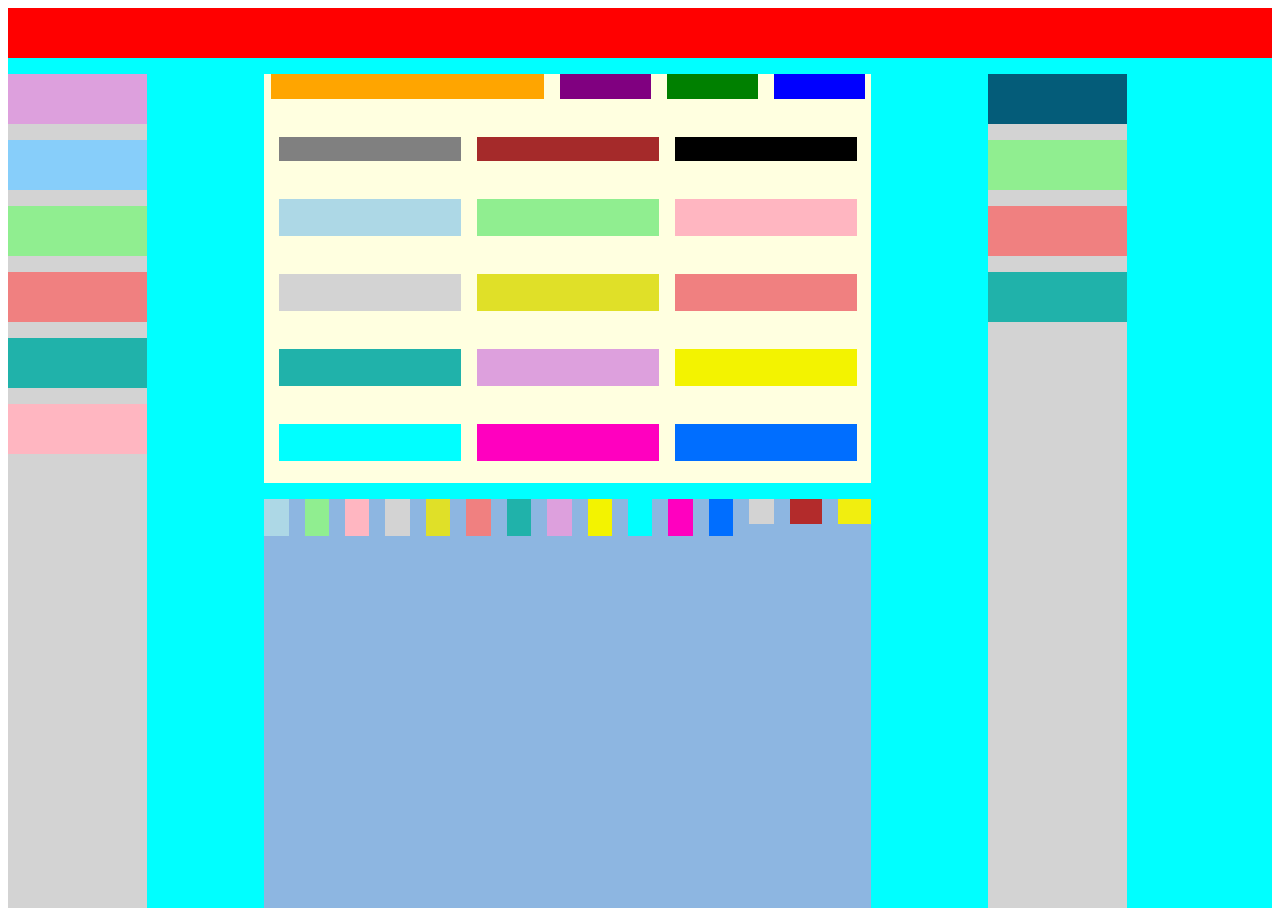
<file: exercice2_flex.html>
<!DOCTYPE html>
<html lang="en">
<head>
    <meta charset="UTF-8">
    <meta name="viewport" content="width=device-width, initial-scale=1.0">
    <link rel="stylesheet" href="css/exercice2.css">
    <title>Document</title>
</head>
<body>
    
<div class="main">
    <div class="container-nav">

    </div>
    <div class="conteneur-centre">
        
        <!-- Colonne gauche -->
        <div class="col_gauche">
            <div class="menu-top"></div>
            <div class="dashbord"></div>
            <div class="activity"></div>
            <div class="kanban"></div>
            <div class="reporting"></div>
            <div class="parameter"></div>
        </div>

        <!-- Colonne du milieu (les 2 gros rectangles empilés) -->
        <div class="milieu">
            <div class="gros_retangle">
                <div class="header"></div>
        <div class="statistics1"></div>
        <div class="statistics2"></div>
        <div class="statistics3"></div>
        <div class="a_faire"></div>
        <div class="en_cours"></div>
        <div class="finish"></div>
        <div class="tache1"></div>
        <div class="tache5"></div>
        <div class="tache9"></div>
        <div class="tache2"></div>
        <div class="tache6"></div>
        <div class="tache10"></div>
        <div class="tache3"></div>
        <div class="tache"></div>
        <div class="tache11"></div>
        <div class="tache4"></div>
        <div class="tache8"></div>
        <div class="tache12"></div>
            </div>

            <div class="gros_retangle2">
               <div class="rect1"></div>
        <div class="rect2"></div>
        <div class="rect3"></div>
        <div class="rect4"></div>
        <div class="rect5"></div>
        <div class="rect6"></div>
        <div class="rect7"></div>
        <div class="rect8"></div>
        <div class="rect9"></div>
        <div class="rect10"></div>
        <div class="rect11"></div>
        <div class="rect12"></div>
        <div class="jambon"></div>
        <div class="beurre"></div>
        <div class="haut"></div>
            </div>
        </div>

        <!-- Colonne droite -->
        <div class="col_droite">
            <div class="profil"></div>
            <div class="widget1"></div>
            <div class="widget2"></div>
            <div class="widget3"></div>
        </div>
    </div>
</div>


</body>
</html>
</file>
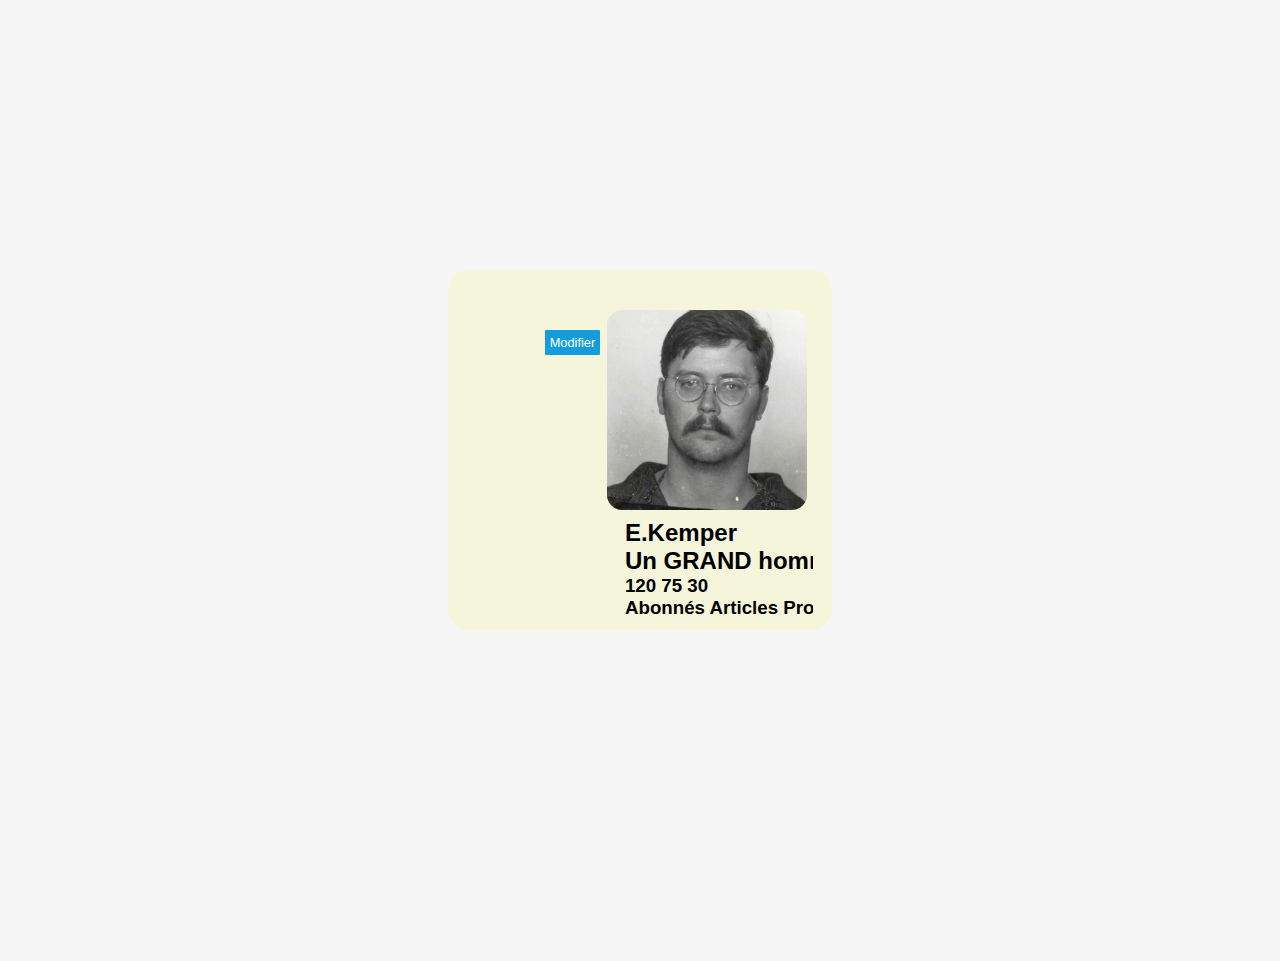
<file: exercicecarte.html>
<!DOCTYPE html>
<html lang="en">
<head>
    <meta charset="UTF-8">
    <meta name="viewport" content="width=device-width, initial-scale=1.0">
    <link rel="stylesheet" href="css/exercicecarte.css">
    <title>Document</title>
</head>
<body>

     <div class="button1">
        <p>Modifier</p>
    </div>

    <div class="container">
    <div class="flex-overflow">
         <div class="container-relative overflow">
        <img src="img/Image collée (3).png" alt="Une autruche dans un champs de blé">
        <div class="title-product">
            <h2>E.Kemper</h2>
            <h2>Un GRAND homme.</h2>
            <h3>120 75 30</h3>
            <h3>Abonnés Articles Projets</h3>
        </div>
    </div>

    </div>
    </div>
    </div>
    
</body>
</html>
</file>
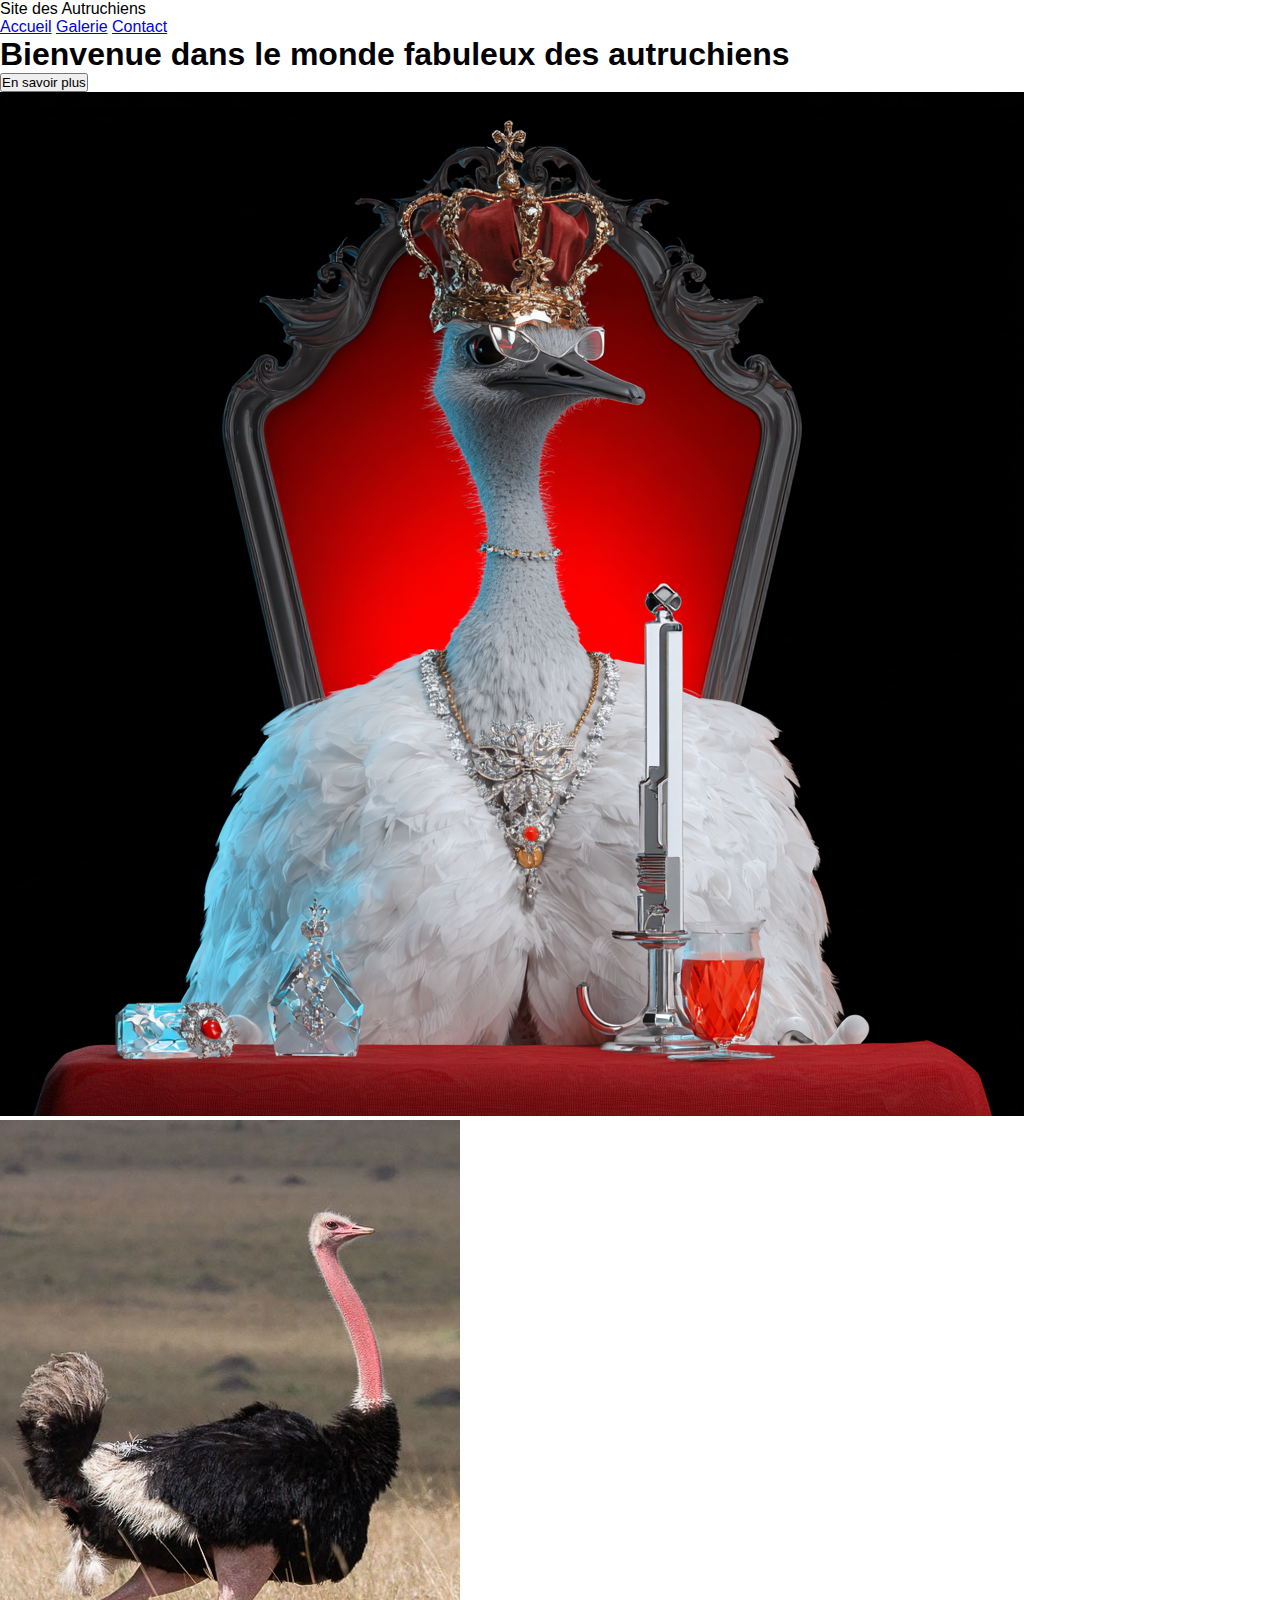
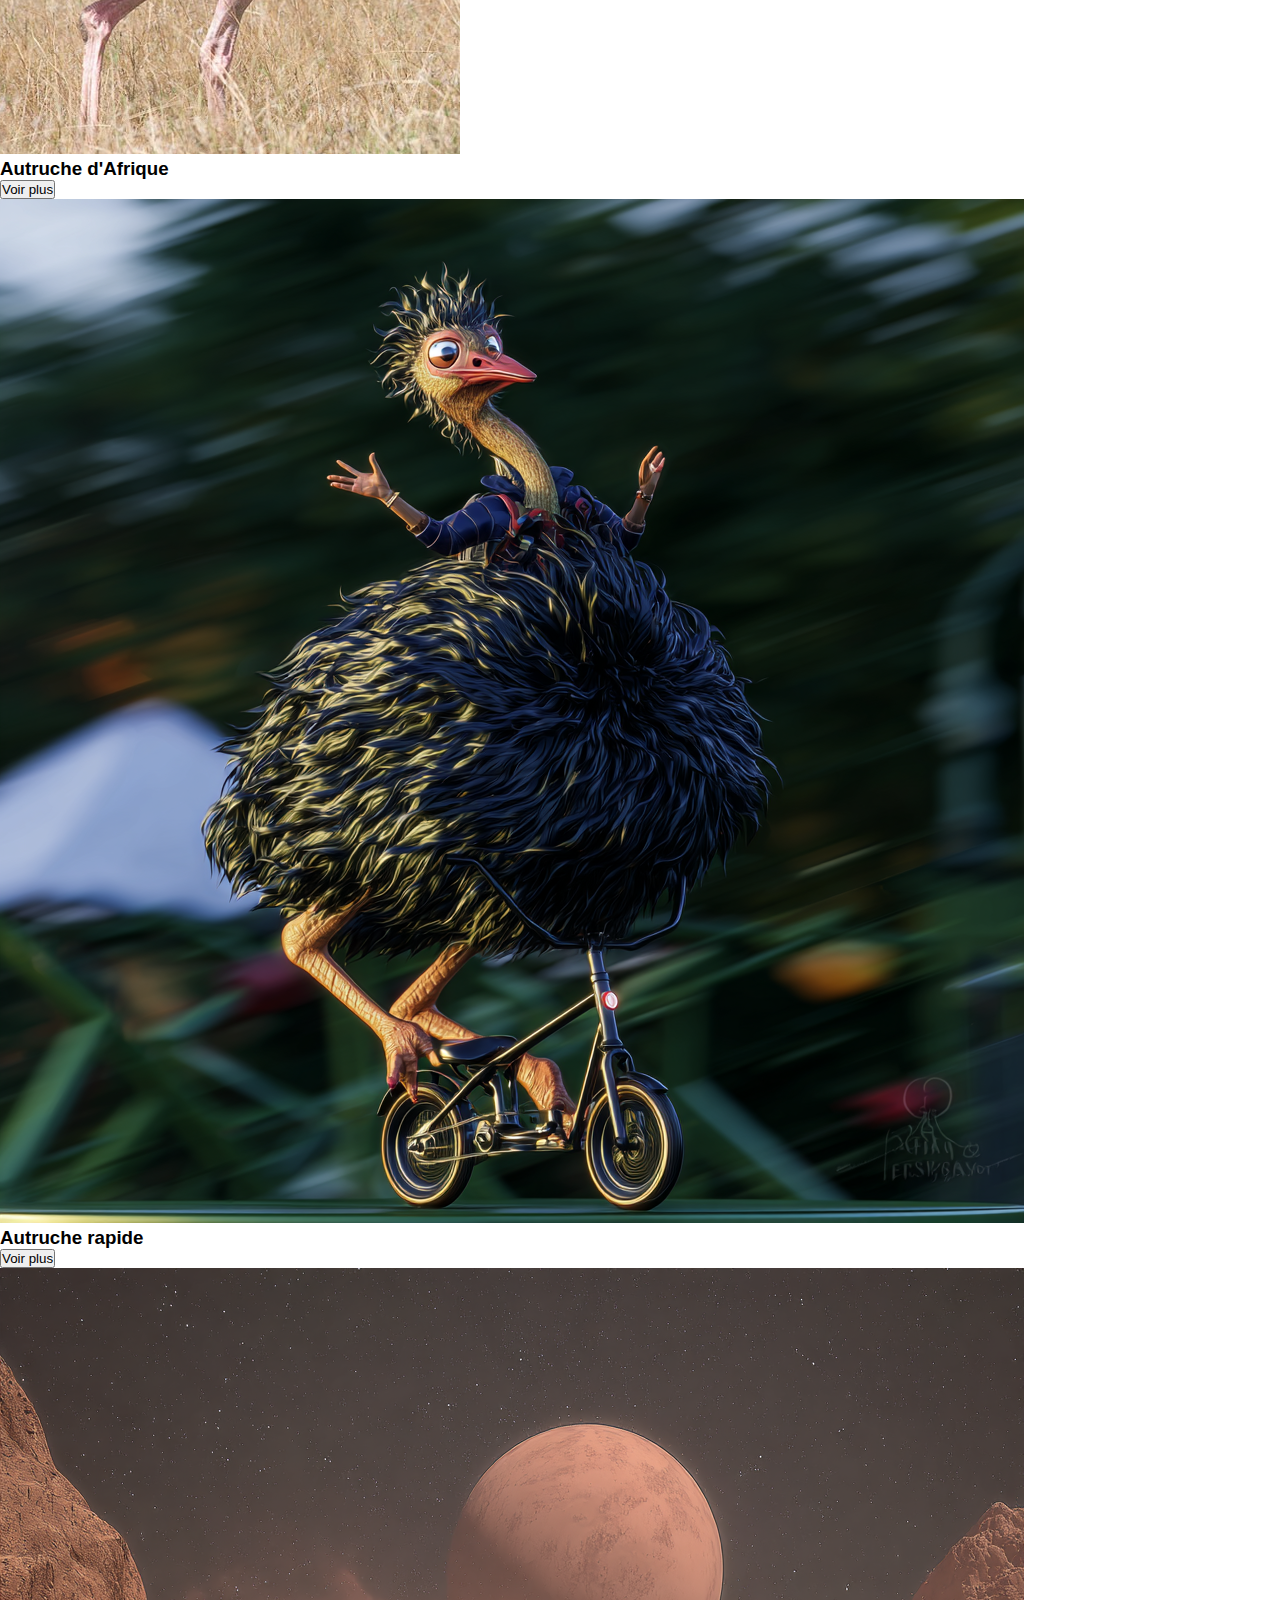
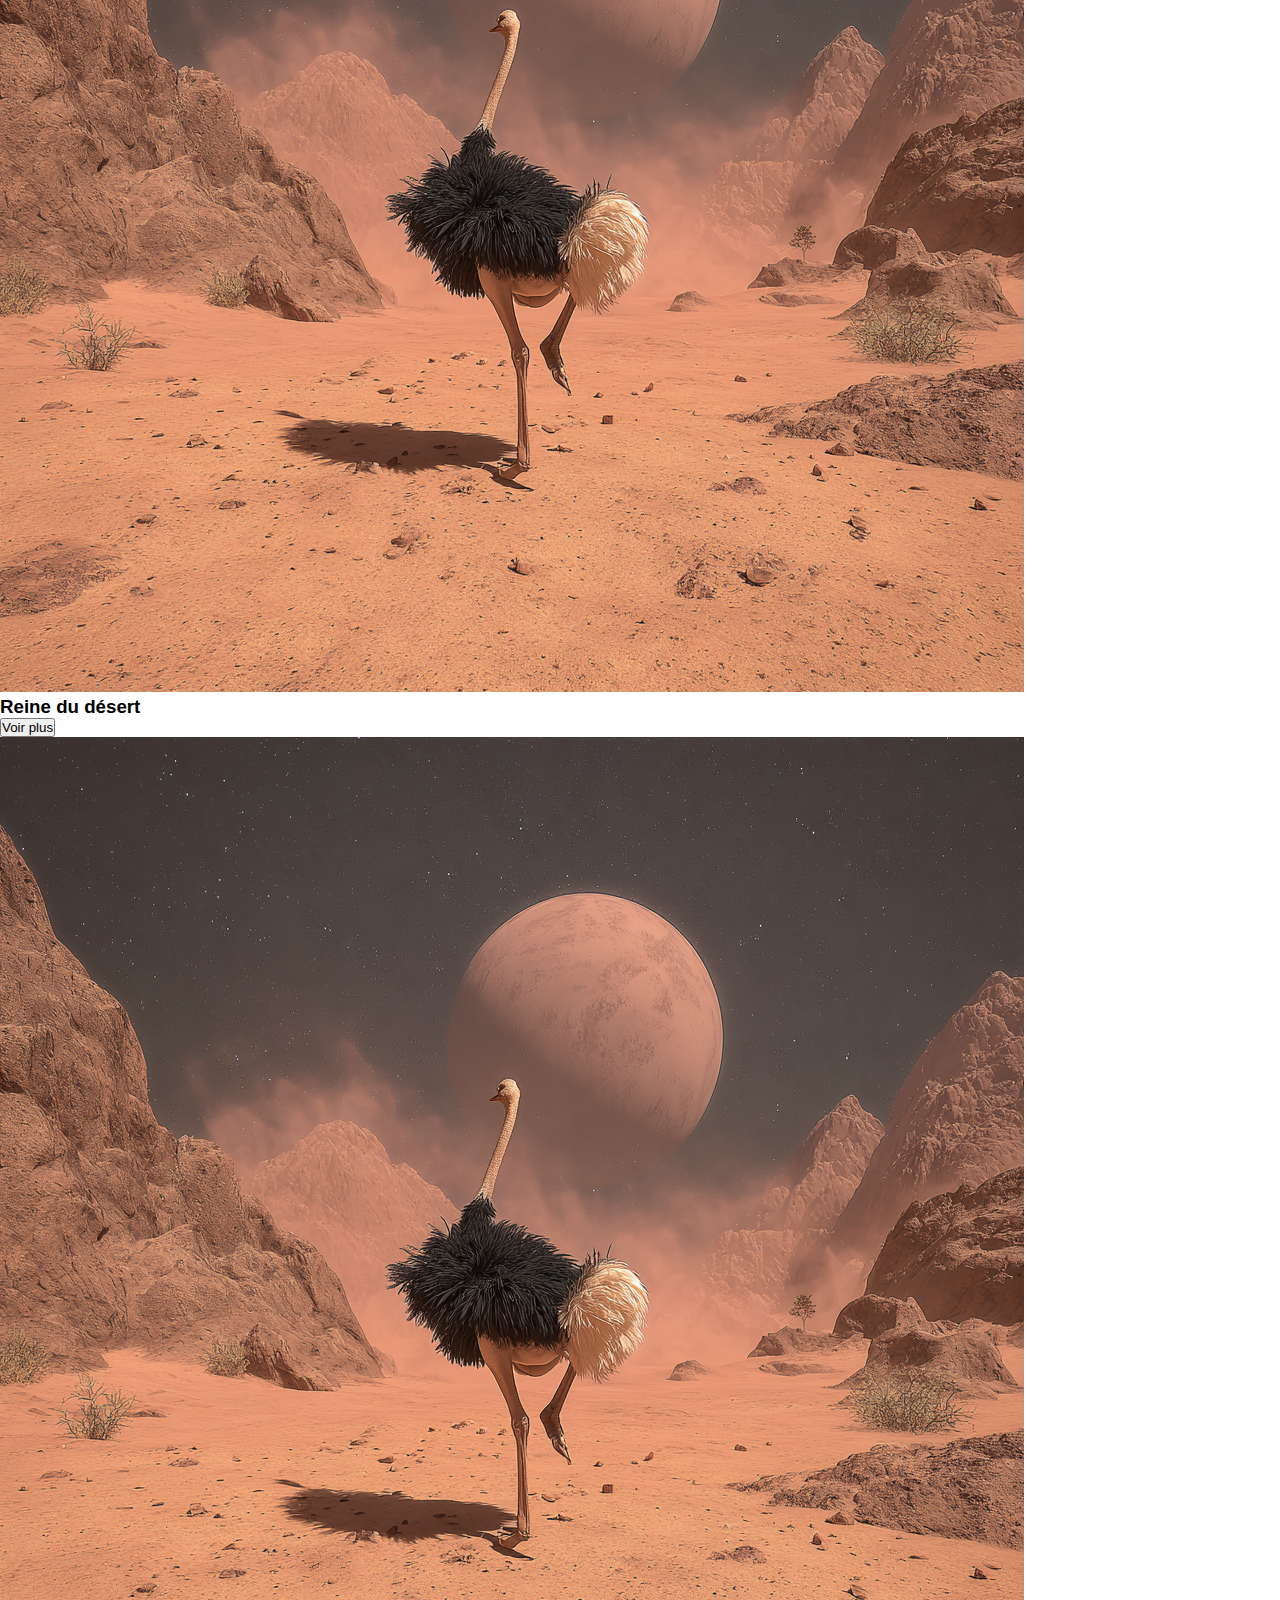
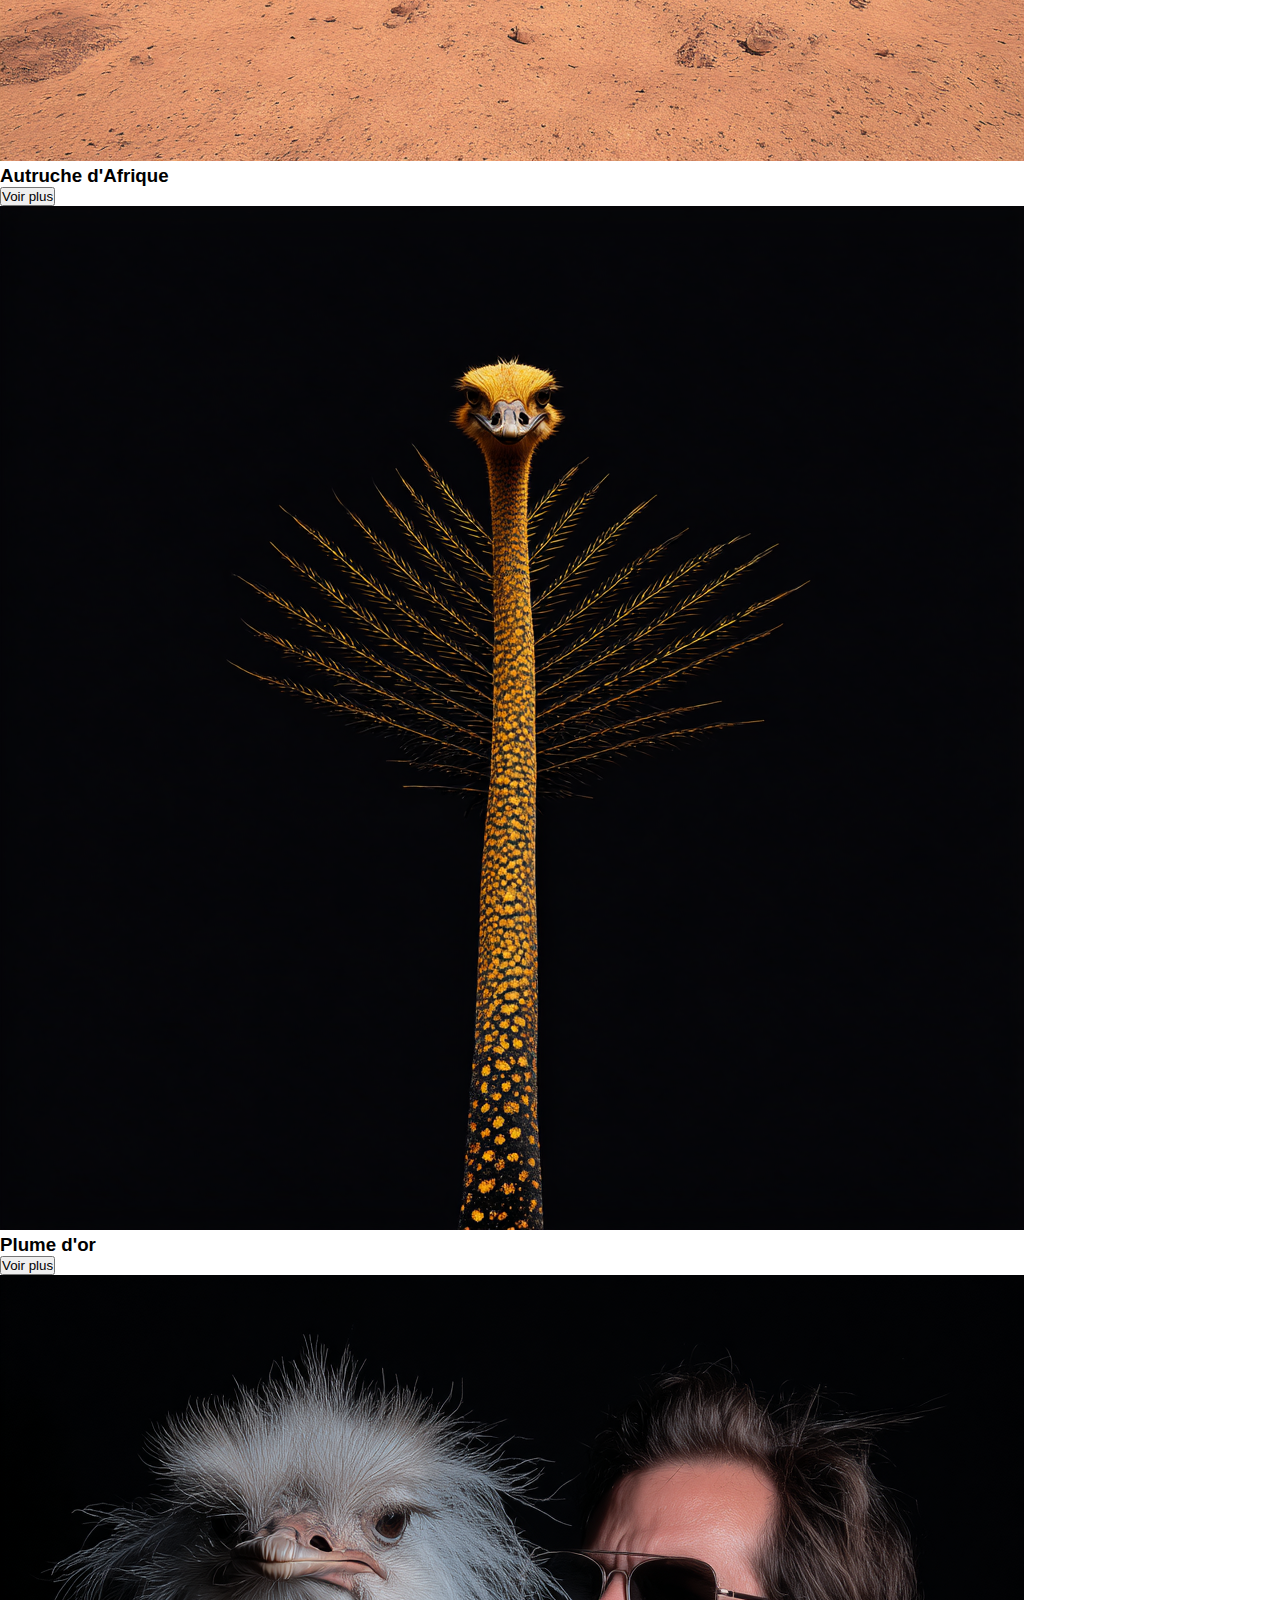
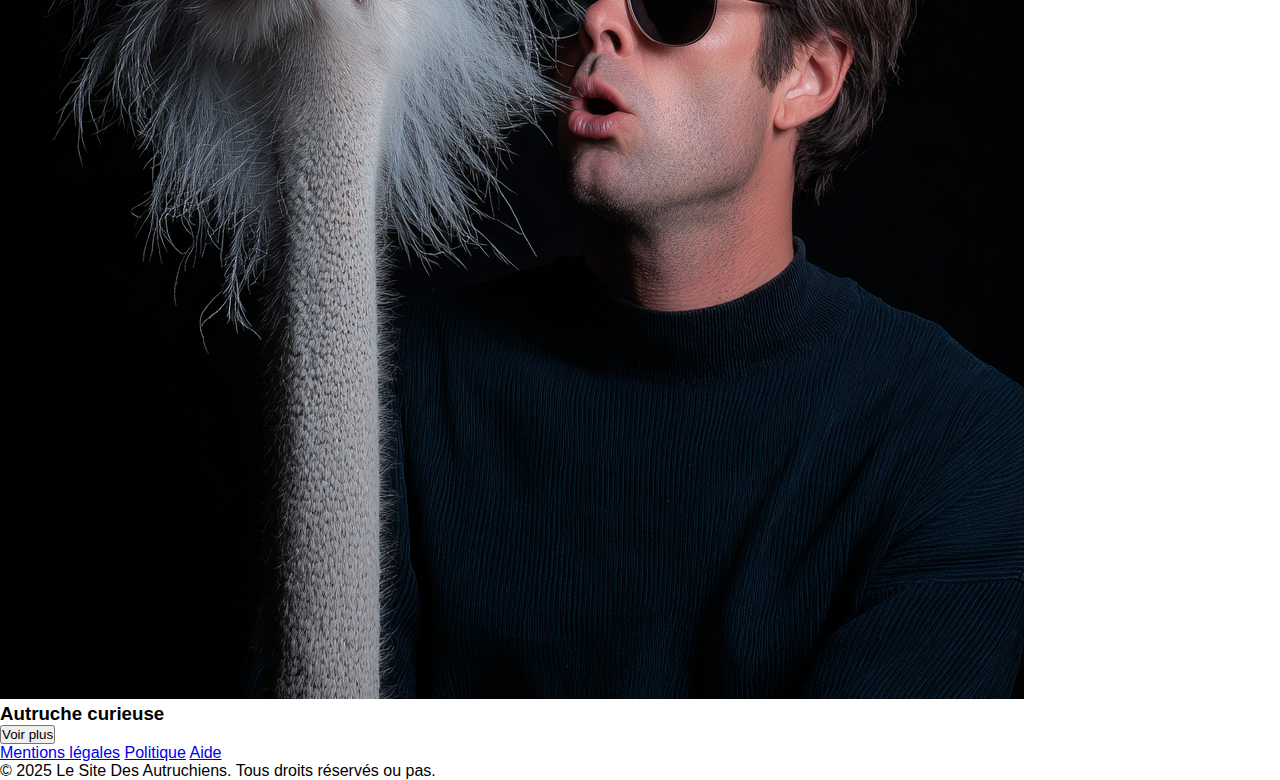
<file: exodur.html>
<!DOCTYPE html>
<html lang="en">

<head>
    <meta charset="UTF-8">
    <meta name="viewport" content="width=device-width, initial-scale=1.0">
    <link rel="stylesheet" href="css/exodur.css">
    <title>Les Autruchiens</title>
</head>

<body>

    <nav>
        <div class="logo">
           Site des Autruchiens
        </div>
        <div class="nav-links">
            <a href="#">Accueil</a>
            <a href="#">Galerie</a>
            <a href="#">Contact</a>
        </div>
    </nav>

    <section class="hero">
        <h1>Bienvenue dans le monde fabuleux des autruchiens</h1>
        <button>En savoir plus</button>
    </section>

    <div class="profile-pic">
        <img src="img/royal.png" alt="Encore cette autruche royal">
    </div>

    <section class="cards-section">

        <div class="card">
            <div class="img-container">
                <img src="img/Autruche.png" alt="Autruche dans la savane">
            </div>

            <div class="card-content">
                <h3>Autruche d'Afrique</h3>
                <button>Voir plus</button>
            </div>
        </div>

        <div class="card">
            <div class="img-container">
                <img src="img/rapide.png" alt="une autruche obèse et rapide">
            </div>

            <div class="card-content">
                <h3>Autruche rapide</h3>
                <button>Voir plus</button>
            </div>
        </div>

        <div class="card">
            <div class="img-container">
                <img src="img/desert.png" alt="une autreuche sur planete à la con">
            </div>

            <div class="card-content">
                <h3>Reine du désert</h3>
                <button>Voir plus</button>
            </div>
        </div>

        <div class="card">
            <div class="img-container">
                <img src="img/desert.png" alt="Un dessin d'autruche">
            </div>

            <div class="card-content">
                <h3>Autruche d'Afrique</h3>
                <button>Voir plus</button>
            </div>
        </div>

        <div class="card">
            <div class="img-container">
                <img src="img/or.png" alt="Une autruche en or">
            </div>

            <div class="card-content">
                <h3>Plume d'or</h3>
                <button>Voir plus</button>
            </div>
        </div>

        <div class="card">
            <div class="img-container">
                <img src="img/curious.png" alt="Un mec soufle sur une autruche">
            </div>

            <div class="card-content">
                <h3>Autruche curieuse</h3>
                <button>Voir plus</button>
            </div>
        </div>

    </section>

    <footer>
        <div class="footer-menu">
            <a href="#">Mentions légales</a>
            <a href="#">Politique</a>
            <a href="#">Aide</a>
        </div>

        <p>© 2025 Le Site Des Autruchiens. Tous droits réservés ou pas.</p>
    </footer>



</body>

</html>
</file>
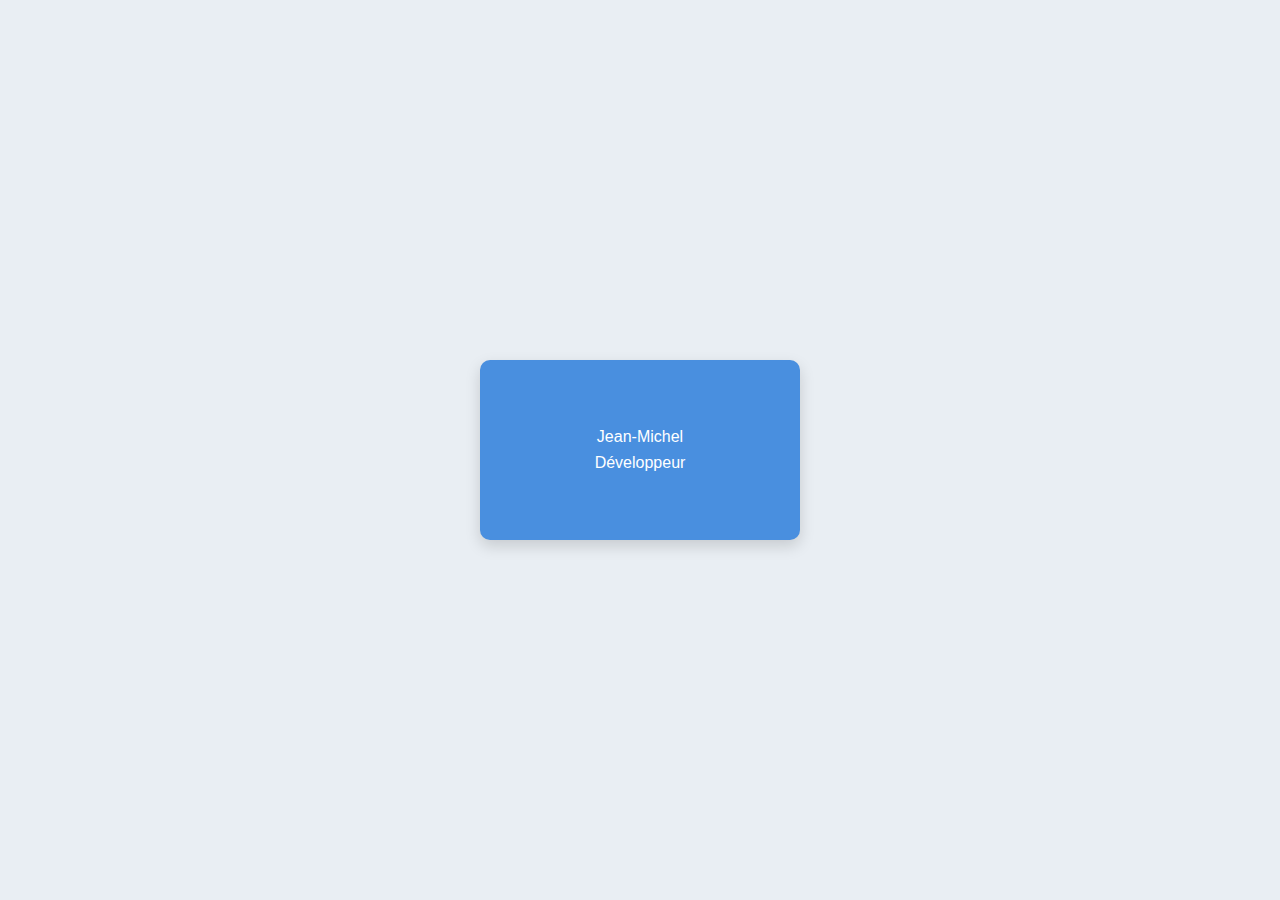
<file: exotransition.html>
<!DOCTYPE html>
<html lang="fr">
<head>
  <meta charset="UTF-8">
  <meta name="viewport" content="width=device-width, initial-scale=1.0">
  <link rel="stylesheet" href="css/exotransition.css">
  <title>Transition cartes</title>
</head>
<body>

  <div class="box">
    <div class="card card-blue">
      <p>Jean-Michel</p>
      <p>Développeur</p>
    </div>

    <div class="card card-dark">
      <p>📧 JM-darknaruto@aol.com</p>
      <p>💼 Disponible pour poste junior</p>
    </div>
  </div>

</body>
</html>
</file>
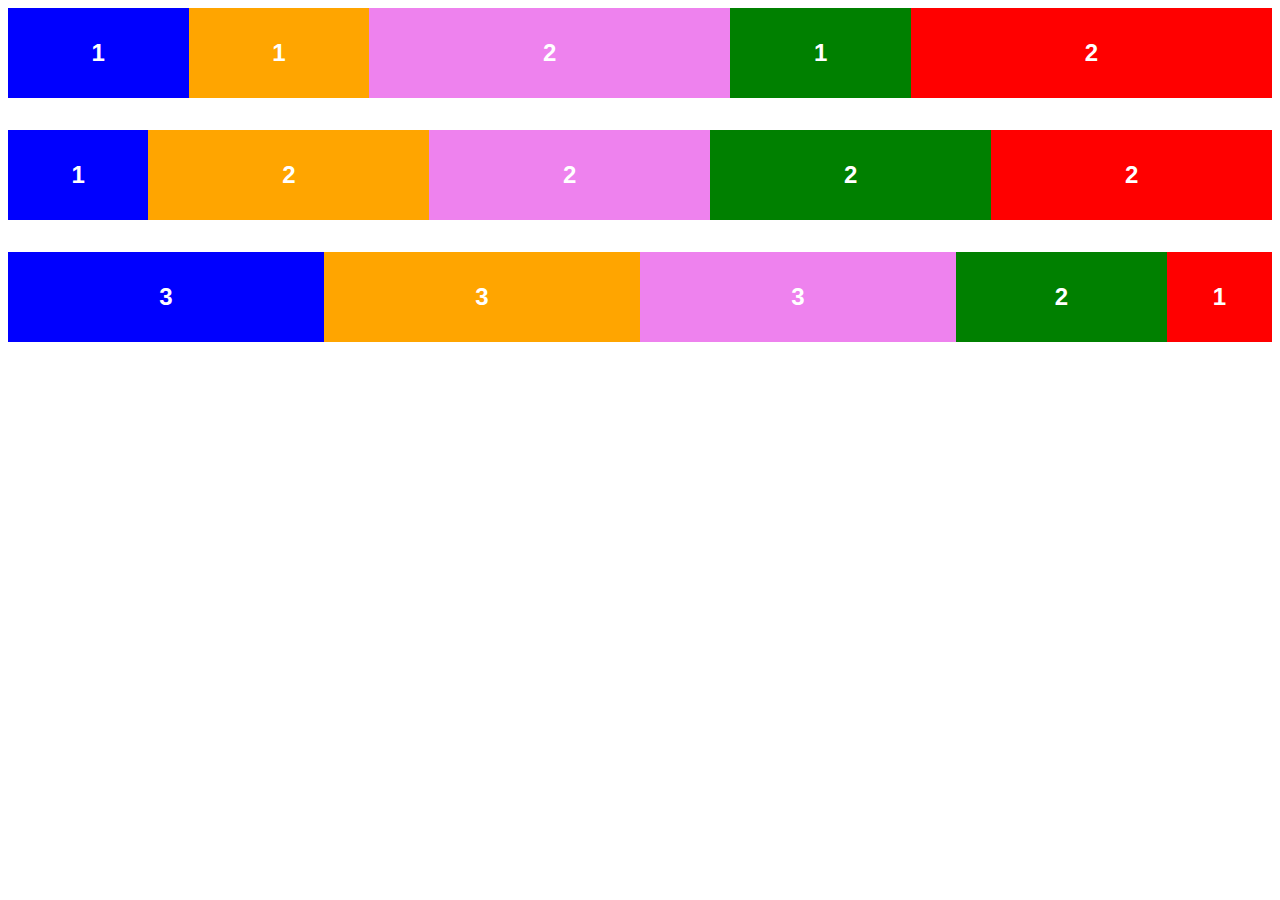
<file: flexgrow.html>
<!DOCTYPE html>
<html lang="en">
<head>
    <meta charset="UTF-8">
    <meta name="viewport" content="width=, initial-scale=1.0">
    <link rel="stylesheet" href="css/flexgrow.css">
    <title>Document</title>
</head>
<body>
    <div class="flex">
        <div class="flex1 blue">
            <p>1</p>
        </div>
        <div class="flex1 orange">
            <p>1</p>
        </div>
        <div class="flex2 violet">
            <p>2</p>
        </div>
        <div class="flex1 green">
            <p>1</p>
        </div>
        <div class="flex2 red">
            <p>2</p>
        </div>
    </div>

     <div class="flex">
        <div class="flex1 blue">
            <p>1</p>
        </div>
        <div class="flex2 orange">
            <p>2</p>
        </div>
        <div class="flex2 violet">
            <p>2</p>
        </div>
        <div class="flex2 green">
            <p>2</p>
        </div>
        <div class="flex2 red">
            <p>2</p>
        </div>
    </div>

     <div class="flex">
        <div class="flex3 blue">
            <p>3</p>
        </div>
        <div class="flex3 orange">
            <p>3</p>
        </div>
        <div class="flex3 violet">
            <p>3</p>
        </div>
        <div class="flex2 green">
            <p>2</p>
        </div>
        <div class="flex1 red">
            <p>1</p>
        </div>
    </div>

</body>
</html>
</file>
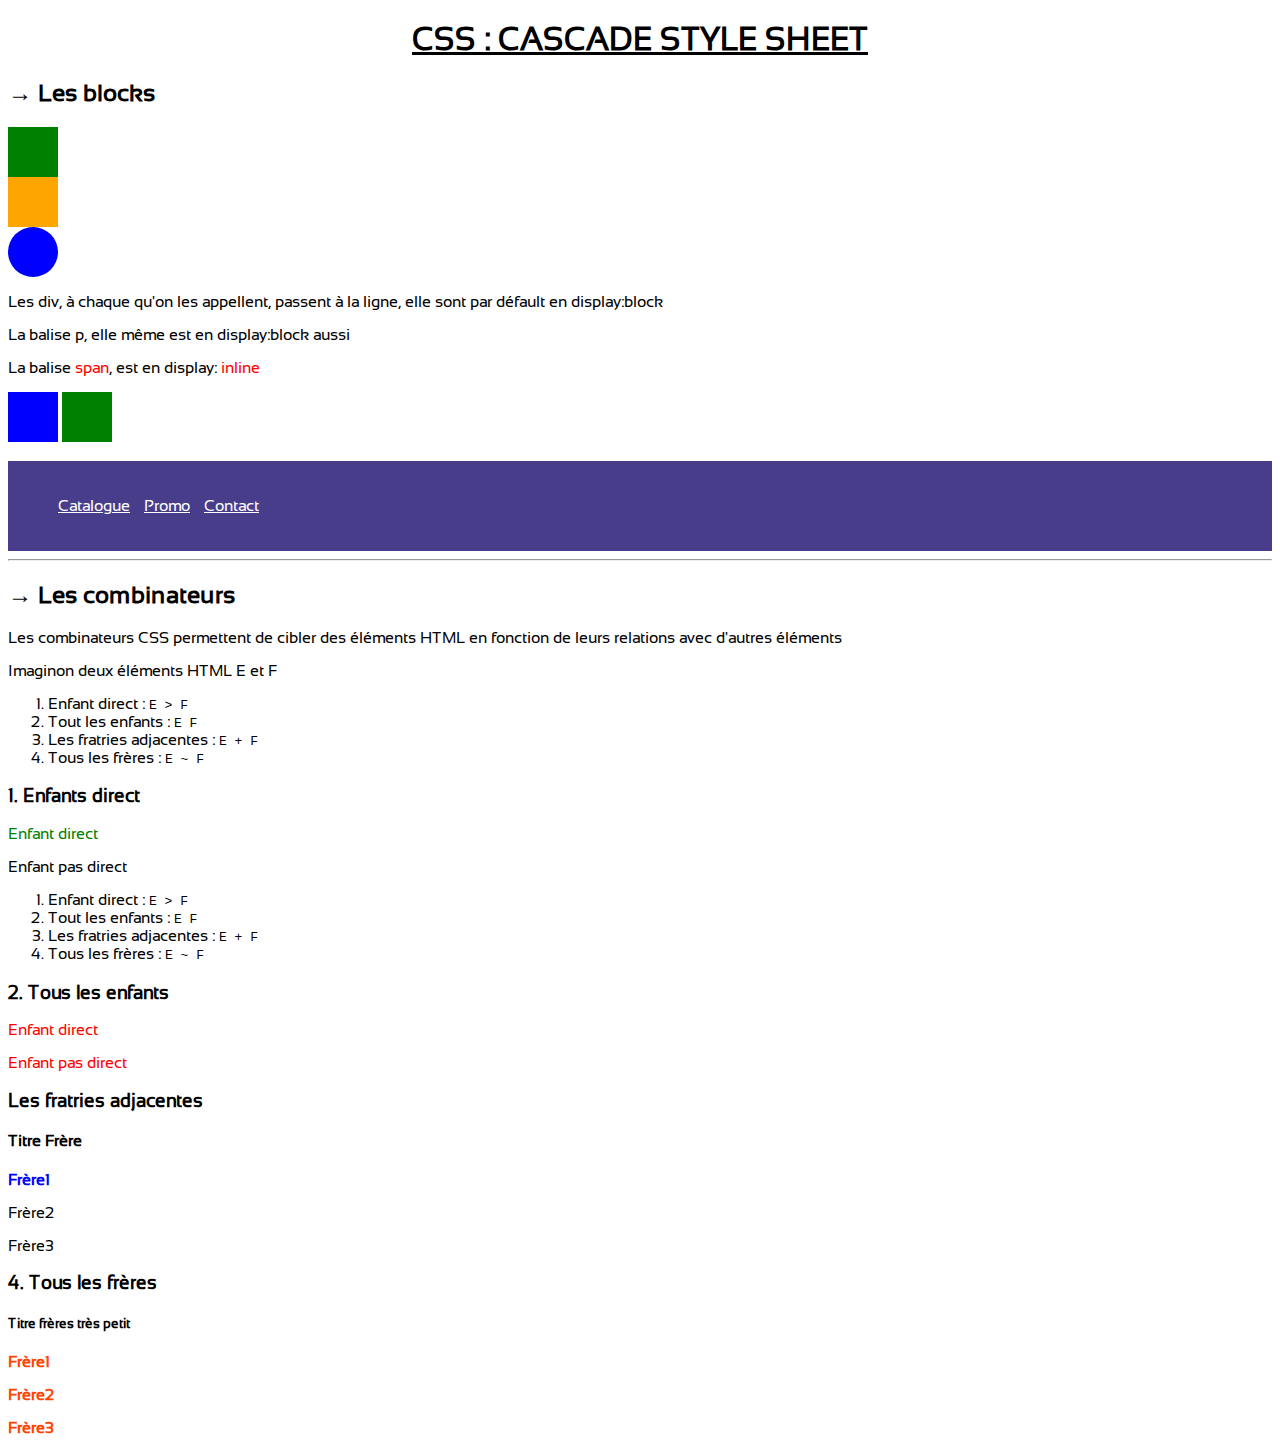
<file: le_css.html>
<!DOCTYPE html>
<html lang="en">
<head>
    <meta charset="UTF-8">
    <meta name="viewport" content="width=device-width, initial-scale=1.0">
    <link rel="stylesheet" href="css/styles.css">
    <title>Le CSS</title>
</head>
<body>
    <h1>CSS : CASCADE STYLE SHEET</h1>

    <h2>Les blocks</h2>

    <div class="green square"></div>
    <div class="orange square"></div>
    <div class="blue round"></div>

    <p>Les div, à chaque qu'on les appellent, passent à la ligne, elle sont par défault en display:block</p>
    <p>La balise p, elle même est en display:block aussi</p>
    <p>La balise <span class="text-color-red">span</span>, est en display: <span class="text-color-red">inline</span></p>

    <div class="cobaye blue square"></div>

    <div class="cobaye2 blue square"></div>
    <div class="cobaye2 green square"></div>

    <!-- Exemple une navbar -->

    <div class="nav-bar">
        <ul class="nav-bar-list">
            <li><a href="#">Catalogue</a></li>
            <li><a href="#">Promo</a></li>
            <li><a href="#">Contact</a></li>
        </ul>
    </div>

    <hr>

    <h2>Les combinateurs</h2>
    <p>Les combinateurs CSS permettent de cibler des éléments HTML  en fonction de leurs relations avec d'autres éléments</p>

    <p>Imaginon deux éléments HTML E et F</p>
    <ol>
        <li>Enfant direct : <code>E > F</code></li>
        <li>Tout les enfants : <code>E F</code></li>
        <li>Les fratries adjacentes : <code>E + F</code></li>
        <li>Tous les frères : <code>E ~ F</code></li>
    </ol>

    <h3>1. Enfants direct</h3>
    <div class="parent">
        <p>Enfant direct</p>
        <div>
            <p>Enfant pas direct</p>
        </div>
    </div>

      <ol>
        <li>Enfant direct : <code>E > F</code></li>
        <li>Tout les enfants : <code>E F</code></li>
        <li>Les fratries adjacentes : <code>E + F</code></li>
        <li>Tous les frères : <code>E ~ F</code></li>
    </ol>

    <h3>2. Tous les enfants</h3>
    <div class="all-children-parent">
        <p>Enfant direct</p>
        <div>
            <p>Enfant pas direct</p>
        </div>
    </div>

    <h3>Les fratries adjacentes</h3>
    <h4>Titre Frère</h4>
    <p>Frère1</p>
    <p>Frère2</p>
    <p>Frère3</p>

    <h3>4. Tous les frères</h3>
    <h5>Titre frères très petit</h5>
    <p>Frère1</p>
    <p>Frère2</p>
    <p>Frère3</p>
    

</body>
</html>
</file>
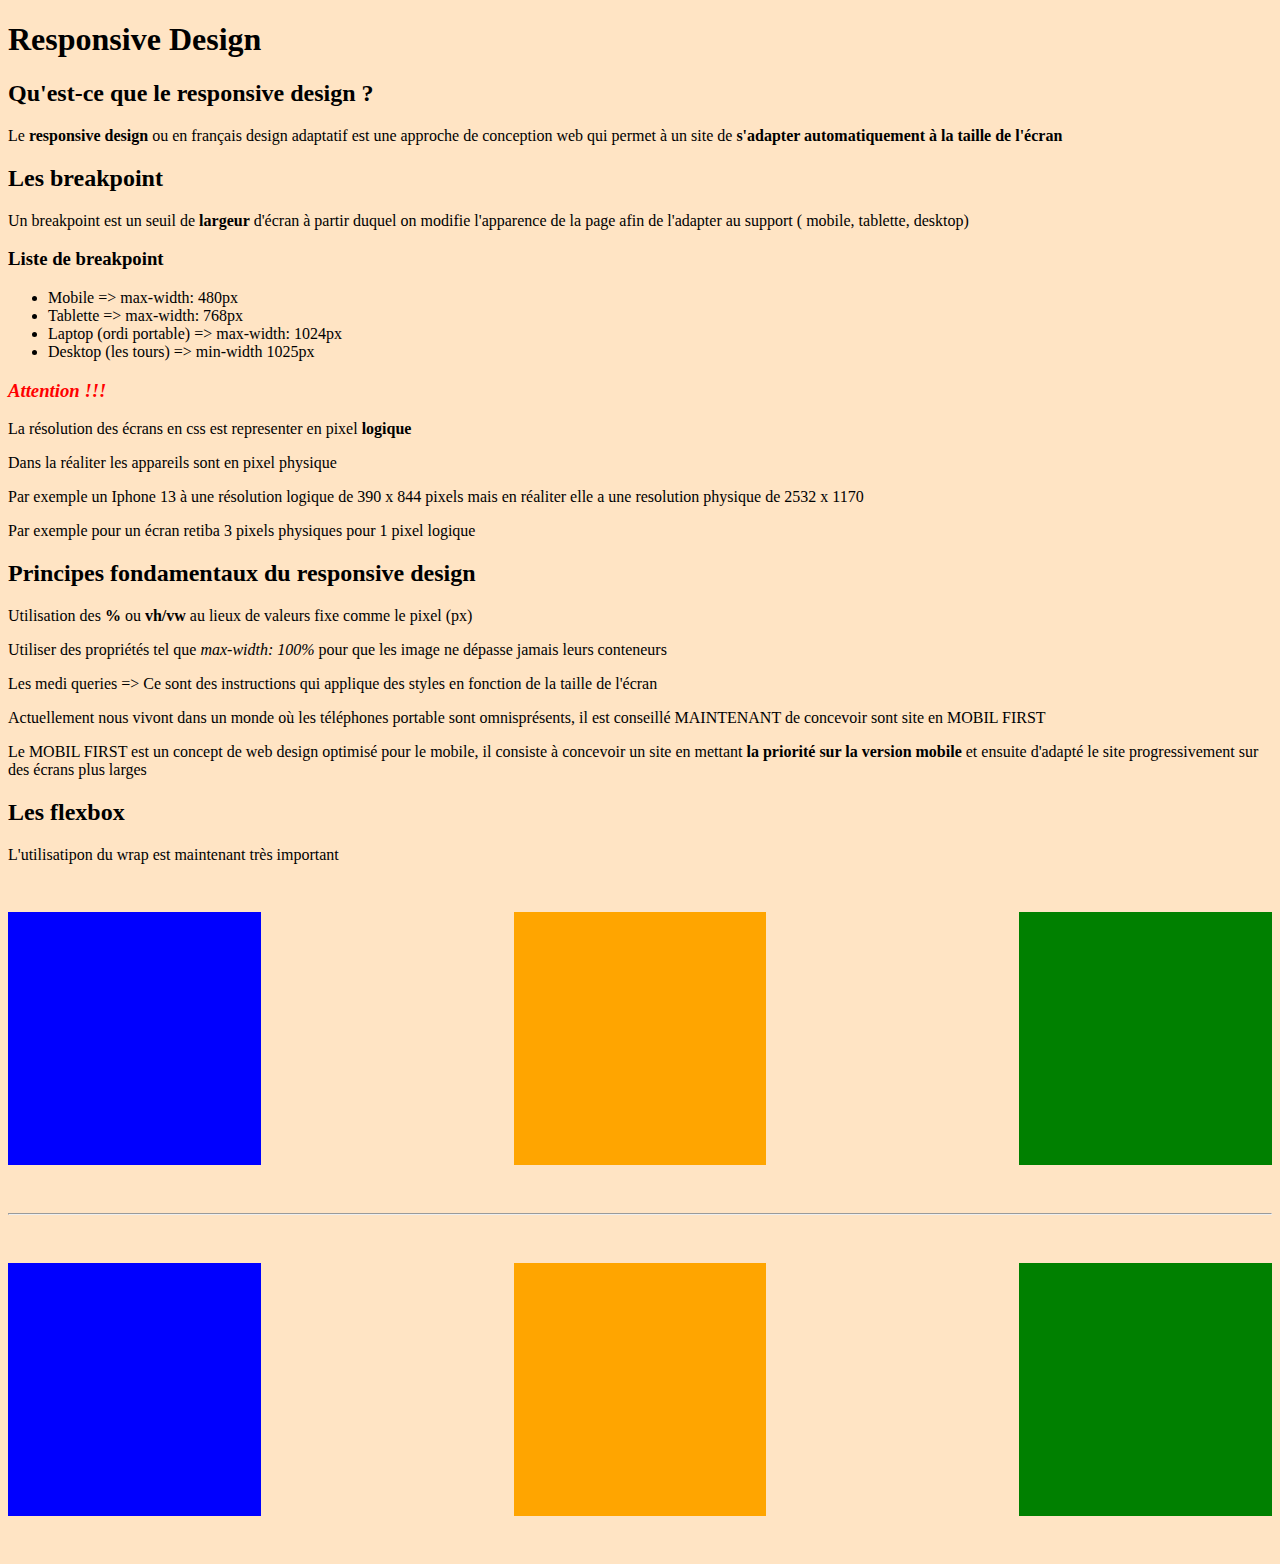
<file: responsive.html>
<!DOCTYPE html>
<html lang="en">
<head>
    <meta charset="UTF-8">
    <meta name="viewport" content="width=device-width, initial-scale=1.0">
    <link rel="stylesheet" href="css/responsive.css">
    <title>Document</title>
</head>
<body>
    <h1>Responsive Design</h1>

    <h2>Qu'est-ce que le responsive design ?</h2>

    <p>Le <b>responsive design</b> ou en français design adaptatif est une approche de conception web qui permet à un site de <b>s'adapter automatiquement à la taille de l'écran</b></p>

    <h2>Les breakpoint</h2>
    <p>Un breakpoint est un seuil de <b>largeur</b> d'écran à partir duquel on modifie l'apparence de la page afin de l'adapter au support ( mobile, tablette, desktop)</p>

    <h3>Liste de breakpoint</h3>
    <ul>
        <li>Mobile => max-width: 480px</li>
        <li>Tablette => max-width: 768px</li>
        <li>Laptop (ordi portable) => max-width: 1024px</li>
        <li>Desktop (les tours) => min-width 1025px</li>
    </ul>

    <h3 class="warning">
        Attention !!!
    </h3>

    <p> La résolution des écrans en css est representer en pixel <b>logique</b></p>
    <p>Dans la réaliter les appareils sont en pixel physique</p>
    <p>Par exemple un Iphone 13 à une résolution logique de 390 x 844 pixels mais en réaliter elle a une resolution physique de 2532 x 1170</p>
    <p>Par exemple pour un écran retiba 3 pixels physiques pour 1 pixel logique</p>

    <h2>Principes fondamentaux du responsive design</h2>
    <p>Utilisation des <b>%</b> ou <b>vh/vw</b> au lieux de valeurs fixe comme le pixel (px)</p>
    <p>Utiliser des propriétés tel que <i>max-width: 100%</i> pour que les image ne dépasse jamais leurs conteneurs</p>
    <p>Les medi queries => Ce sont des instructions qui applique des styles en fonction de la taille de l'écran</p>

    <p>Actuellement nous vivont dans un monde où les téléphones portable sont omnisprésents, il est conseillé MAINTENANT de concevoir sont site en MOBIL FIRST</p>
    <p>Le MOBIL FIRST est un concept de web design optimisé pour le mobile, il consiste à concevoir un site en mettant <b>la priorité sur la version mobile</b> et ensuite d'adapté le site progressivement sur des écrans plus larges</p>
    <h2>Les flexbox</h2>
    <p>L'utilisatipon du wrap est maintenant très important</p>

    <div class="container">
        <div class="box blue"></div>
        <div class="box orange"></div>
        <div class="box green"></div>
    </div>

    <hr>
    <div class="container">
        <div class="box blue order1"></div>
        <div class="box orange order2"></div>
        <div class="box green order3"></div>
    </div>

</body>
</html>
</file>
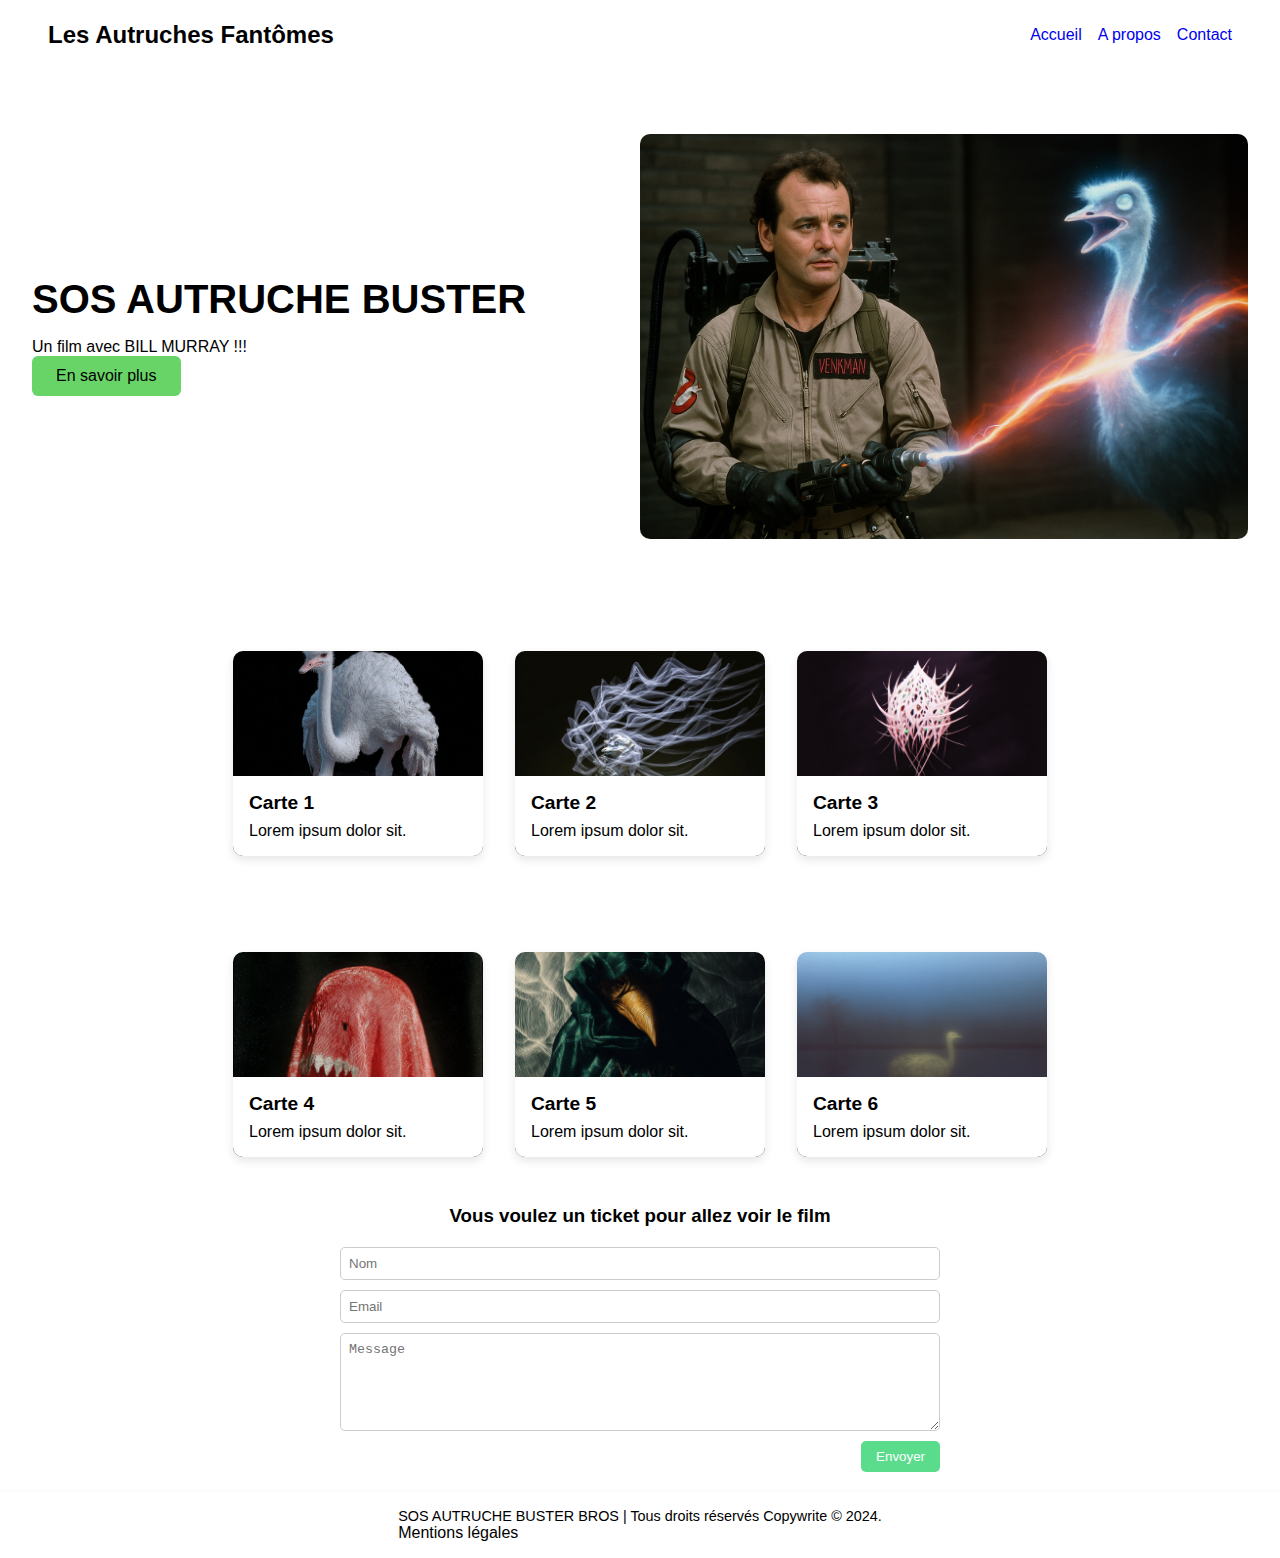
<file: responsiveexo.html>
<!DOCTYPE html>
<html lang="en">
<head>
    <meta charset="UTF-8">
    <meta name="viewport" content="width=device-width, initial-scale=1.0">
    <link rel="stylesheet" href="css\responsiveexo.css">
    <title>Document</title>
</head>
<body>

        <nav>
        <div class="logo">
           Les Autruches Fantômes
        </div>
        <div class="nav-links">
            <a href="#">Accueil</a>
            <a href="#">A propos</a>
            <a href="#">Contact</a>
        </div>
    </nav>


  <div class="hero">
    <div class="hero-text">
        <h3>SOS AUTRUCHE BUSTER</h3>
        <p>Un film avec BILL MURRAY !!!</p>
        <button>En savoir plus</button>
    </div>
    <img src="img2/Image collée.png" alt="">
</div>


    <section class="cards-section">

        <div class="card">
            <div class="img-container">
                <img src="img2/Image collée (2).png" alt="">
            </div>

            <div class="card-content">
                <h3>Carte 1</h3>
                <p>Lorem ipsum dolor sit.</p>
            </div>
        </div>

        <div class="card">
            <div class="img-container">
                <img src="img2/Image collée (3).png" alt="">
            </div>

            <div class="card-content">
                <h3>Carte 2</h3>
                <p>Lorem ipsum dolor sit.</p>
            </div>
        </div>

          <div class="card">
            <div class="img-container">
                <img src="img2/Image collée (4).png" alt="">
            </div>

            <div class="card-content">
                <h3>Carte 3</h3>
                <p>Lorem ipsum dolor sit.</p>
            </div>
        </div>
        </section>

        <section class="cards-section">
        <div class="card">
            <div class="img-container">
                <img src="img2/Image collée (5).png" alt="">
            </div>

            <div class="card-content">
                <h3>Carte 4</h3>
                <p>Lorem ipsum dolor sit.</p>
            </div>
        </div>

          <div class="card">
            <div class="img-container">
                <img src="img2/Image collée (6).png" alt="">
            </div>

            <div class="card-content">
                <h3>Carte 5</h3>
                <p>Lorem ipsum dolor sit.</p>
            </div>
        </div>

        <div class="card">
            <div class="img-container">
                <img src="img2/Image collée (7).png" alt="">
            </div>

            <div class="card-content">
                <h3>Carte 6</h3>
                <p>Lorem ipsum dolor sit.</p>
            </div>
        </div>
    </section>

    <h3 class="titre-h3">Vous voulez un ticket pour allez voir le film</h3>
    <form class="formulaire">
        <input type="text" name="nom" placeholder="Nom">
        <input type="email" name="email" placeholder="Email">
        <textarea name="message" placeholder="Message"></textarea>
         <button type="submit">Envoyer</button>
    </form>



     <footer>
        <div class="footer-menu">
        <p>SOS AUTRUCHE BUSTER BROS | Tous droits réservés Copywrite © 2024.</p>
            <a href="#">Mentions légales</a>
        </div>

    </footer>
    
</body>
</html>
</file>
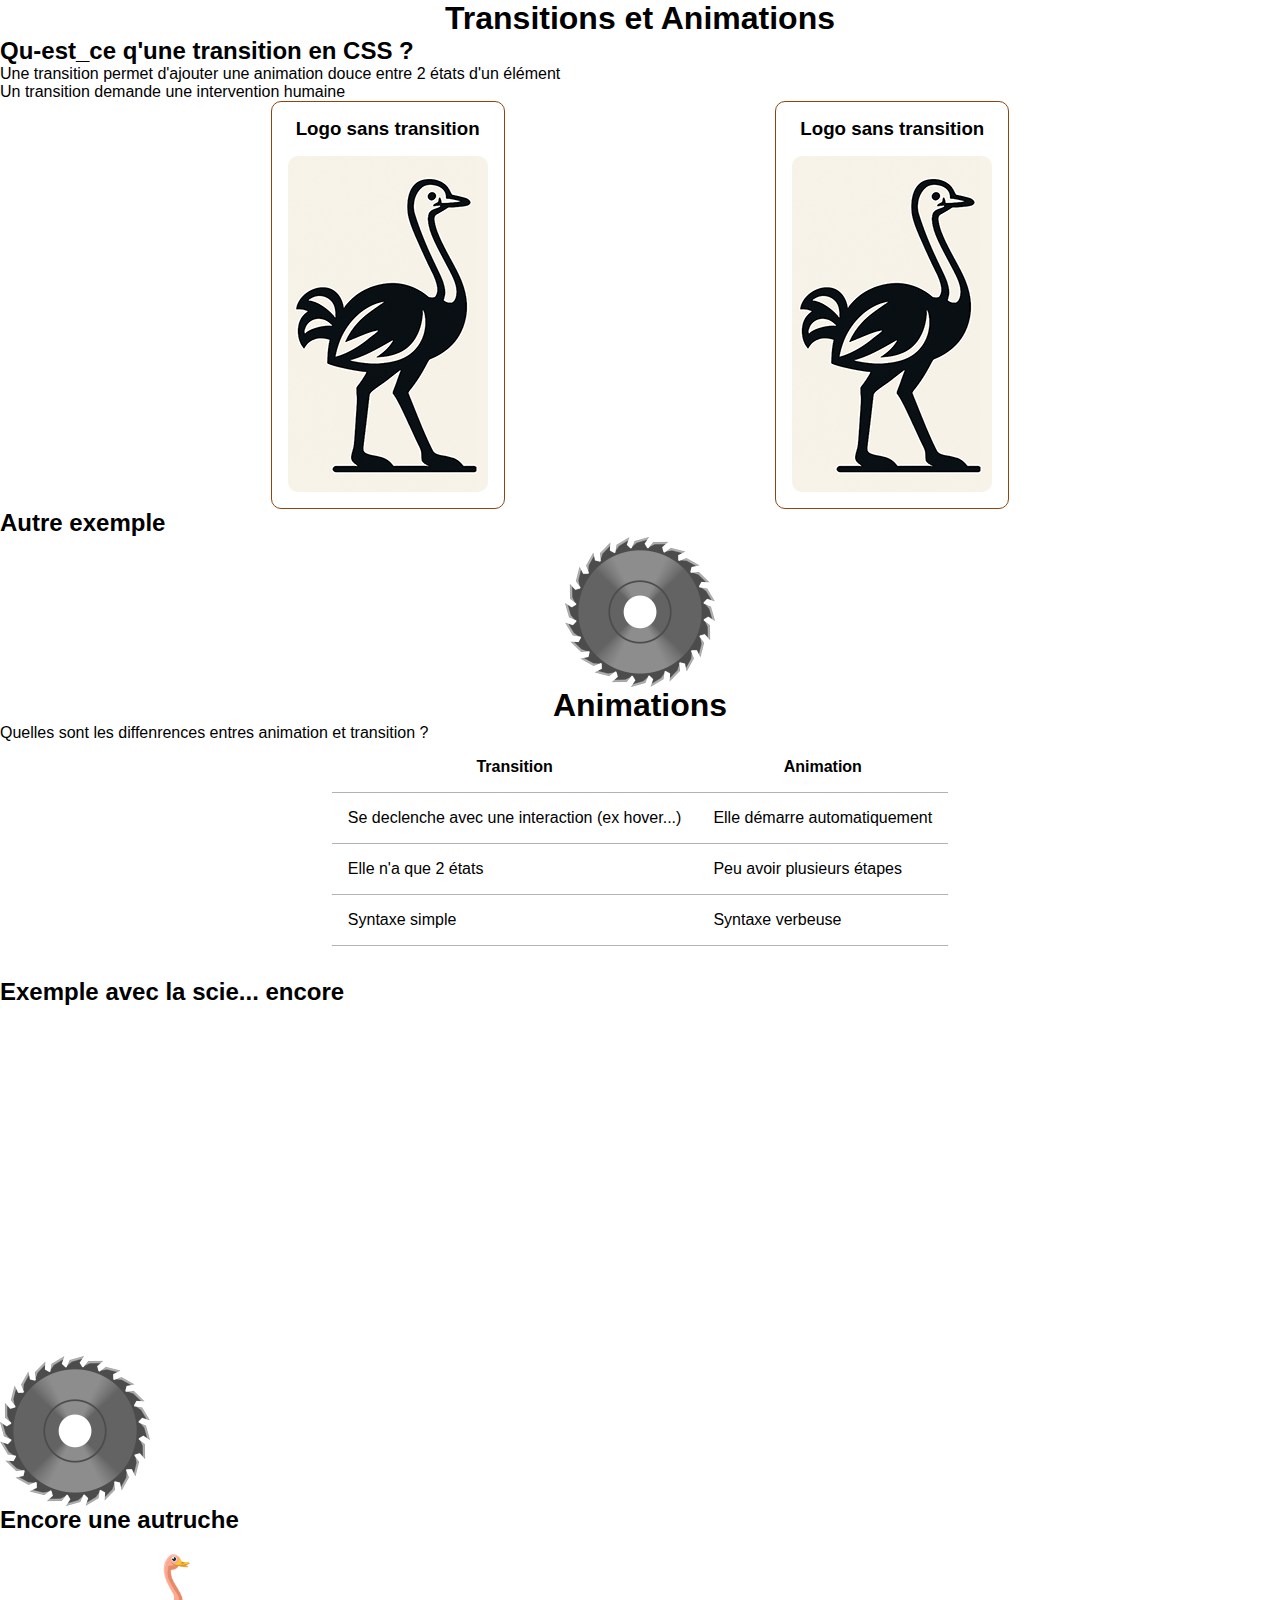
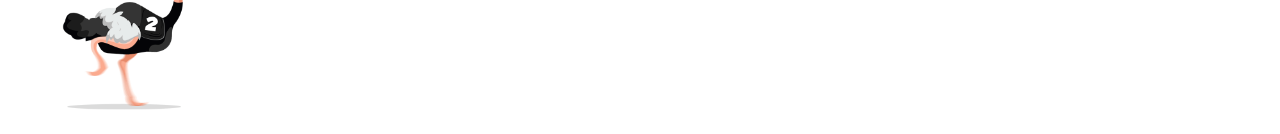
<file: transition.html>
<!DOCTYPE html>
<html lang="en">
<head>
    <meta charset="UTF-8">
    <meta name="viewport" content="width=device-width, initial-scale=1.0">
    <link rel="stylesheet" href="css/transition.css">
    <title>Transitions et Animations</title>
</head>
<body>
    <h1>Transitions et Animations</h1>

    <h2>Qu-est_ce q'une transition en CSS ?</h2>
    <p>Une transition permet d'ajouter une animation douce entre 2 états d'un élément</p>
    <p>Un transition demande une intervention humaine</p>

    <div class="flex">
        <div class="logo-no-transition">
            <h3>Logo sans transition</h3>
            <div class="logo">
            
            </div>
        </div>

          <div class="logo-transition">
            <h3>Logo sans transition</h3>
            <div class="logo">
            </div>
            </div>
    </div>

        <h2>Autre exemple</h2>

    <div class="flex">
        <img class="saw" src="img/scie.png" alt="Une grosse scie circulaire">
    </div>

    <h1>Animations</h1>
    <p>Quelles sont les diffenrences entres animation et transition ?</p>

    <div class="flex">
        <table>
            <thead>
                <tr>
                    <th>Transition</th>
                    <th>Animation</th>
                </tr>
            </thead>
            <tbody>
                <tr>
                    <td>Se declenche avec une interaction (ex hover...)</td>
                    <td>Elle démarre automatiquement</td>
                </tr>

                <tr>
                    <td>Elle n'a que 2 états</td>
                    <td>Peu avoir plusieurs étapes</td>
                </tr>

                <tr>
                    <td>Syntaxe simple</td>
                    <td>Syntaxe verbeuse</td>
                </tr>
            </tbody>
        </table>
</div>
        <h2>Exemple avec la scie... encore</h2>
        <div class="saw-container">
            <img class="saw-animation" src="img/scie.png" alt="Une grosse scie circulaire">
        </div>
    </div>

    <h2>Encore une autruche</h2>

    <div class="ostrich-container">
 <div class="ostrich">
        <img src="img/autruche.gif" alt="Une autruche sexyyy qui court.">
    </div>
    </div>
   

</body>
</html>
</file>
<file: css/exercice2.css>
.main {
    display: flex;
    gap: 1rem;
    height: 100vh;
    width: 100%;
    flex-direction: column;
    background-color:cyan
}

.container-nav {
    display: flex;
    width: 100%;
    height: 6%;
    background-color: red;

}

.logo {
    display: flex;
    gap: 1rem;
    width: 10%;
    height: 100%;
    background-color: blue;
}

.nav {
    display: flex;
    gap: 1rem;
    width: 70%;
    height: 100%;
    background-color: violet;
}

.search {
    display: flex;
    width: 20%;
    height: 100%;
    background-color: orange;
    justify-content: space-evenly;
    align-items: center;
}

button {
    height: 70%;
}

.navbar-list {
    list-style: none;
    margin-top: 3px;
    margin-bottom: 5px;
    text-decoration: none;
    border: solid 1px #92AC86;
    width: fit-content;
    padding: 3px;
    border-radius: 5px;
    background-color: #A7D49B;
}

.col_gauche {
    display: flex;
    gap: 1rem;
    width: 11%;
    height: 100%;
    flex-direction: column;
    background-color: lightgrey;
}

.menu-top {
    display: flex;
    width: 100%;
    height: 6%;
    background-color: plum;
}

.dashbord {
    display: flex;
    width: 100%;
    height: 6%;
    background-color: lightskyblue;
}

.activity {
    display: flex;
    width: 100%;
    height: 6%;
    background-color: lightgreen;
}

.kanban {
    display: flex;
    width: 100%;
    height: 6%;
    background-color: lightcoral;
}

.reporting {
    display: flex;
    width: 100%;
    height: 6%;
    background-color: lightseagreen;
}

.parameter {
    display: flex;
    width: 100%;
    height: 6%;
    background-color: lightpink;
}

.gros_retangle {
    display: flex;
    flex-wrap: wrap;
    gap: 1rem;
    width: 75%;
    height: 80%;
    flex-direction: initial;
    background-color: lightyellow;
    margin: auto;
    justify-content: center;
}

.header {
    display: flex;
    gap: 1rem;
    width: 45%;
    height: 6%;
    background-color: orange;
}

.statistics1 {
    display: flex;
    gap: 1rem;
    width: 15%;
    height: 6%;
    background-color: purple;
}

.statistics2 {
    display: flex;
    gap: 1rem;
    width: 15%;
    height: 6%;
    background-color: green;
}

.statistics3 {
    display: flex;
    gap: 1rem;
    width: 15%;
    height: 6%;
    background-color: blue;
}

.a_faire {
    display: flex;
    gap: 1rem;
    width: 30%;
    height: 6%;
    background-color: grey;
}

.en_cours {
    display: flex;
    gap: 1rem;
    width: 30%;
    height: 6%;
    background-color: brown;
}

.finish {
    display: flex;
    gap: 1rem;
    width: 30%;
    height: 6%;
    background-color: black;
}

.tache1 {
    display: flex;
    gap: 1rem;
    width: 30%;
    height: 9%;
    background-color: lightblue;
}

.tache5 {
    display: flex;
    gap: 1rem;
    width: 30%;
    height: 9%;
    background-color: lightgreen;
}

.tache9 {
    display: flex;
    gap: 1rem;
    width: 30%;
    height: 9%;
    background-color: lightpink;
}

.tache2 {
    display: flex;
    gap: 1rem;
    width: 30%;
    height: 9%;
    background-color: lightgrey;
}

.tache6 {
    display: flex;
    gap: 1rem;
    width: 30%;
    height: 9%;
    background-color: rgb(224, 224, 40);
}

.tache10 {
    display: flex;
    gap: 1rem;
    width: 30%;
    height: 9%;
    background-color: lightcoral;
}

.tache3 {
    display: flex;
    gap: 1rem;
    width: 30%;
    height: 9%;
    background-color: lightseagreen;
}

.tache {
    display: flex;
    gap: 1rem;
    width: 30%;
    height: 9%;
    background-color: plum;
}

.tache11 {
    display: flex;
    gap: 1rem;
    width: 30%;
    height: 9%;
    background-color: rgb(243, 243, 0);
}

.tache4 {
    display: flex;
    gap: 1rem;
    width: 30%;
    height: 9%;
    background-color: rgb(0, 255, 255);
}

.tache8 {
    display: flex;
    gap: 1rem;
    width: 30%;
    height: 9%;
    background-color: rgb(255, 0, 191);
}

.tache12 {
    display: flex;
    gap: 1rem;
    width: 30%;
    height: 9%;
    background-color: rgb(0, 110, 255);
}


.gros_retangle2 {
    display: flex;
    gap: 1rem;
    width: 75%;
    height: 80%;
    background-color: rgb(141, 182, 225);
    margin: auto;
    justify-content: center;
}

.rect1 {
    display: flex;
    gap: 1rem;
    width: 30%;
    height: 9%;
    background-color: lightblue;
}

.rect2 {
    display: flex;
    gap: 1rem;
    width: 30%;
    height: 9%;
    background-color: lightgreen;
}

.rect3 {
    display: flex;
    gap: 1rem;
    width: 30%;
    height: 9%;
    background-color: lightpink;
}

.rect4 {
    display: flex;
    gap: 1rem;
    width: 30%;
    height: 9%;
    background-color: lightgrey;
}

.rect5 {
    display: flex;
    gap: 1rem;
    width: 30%;
    height: 9%;
    background-color: rgb(224, 224, 40);
}

.rect6 {
    display: flex;
    gap: 1rem;
    width: 30%;
    height: 9%;
    background-color: lightcoral;
}

.rect7 {
    display: flex;
    gap: 1rem;
    width: 30%;
    height: 9%;
    background-color: lightseagreen;
}

.rect8 {
    display: flex;
    gap: 1rem;
    width: 30%;
    height: 9%;
    background-color: plum;
}

.rect9 {
    display: flex;
    gap: 1rem;
    width: 30%;
    height: 9%;
    background-color: rgb(243, 243, 0);
}

.rect10 {
    display: flex;
    gap: 1rem;
    width: 30%;
    height: 9%;
    background-color: rgb(0, 255, 255);
}

.rect11 {
    display: flex;
    gap: 1rem;
    width: 30%;
    height: 9%;
    background-color: rgb(255, 0, 191);
}

.rect12 {
    display: flex;
    gap: 1rem;
    width: 30%;
    height: 9%;
    background-color: rgb(0, 110, 255);
}

.jambon {
    display: flex;
    gap: 1rem;
    width: 30%;
    height: 6%;
    background-color: lightgrey;
}

.beurre {
    display: flex;
    gap: 1rem;
    width: 40%;
    height: 6%;
    background-color: rgb(179, 43, 43);
}

.haut {
    display: flex;
    gap: 1rem;
    width: 40%;
    height: 6%;
    background-color: rgb(241, 238, 15);
}


.col_droite {
    display: flex;
    gap: 1rem;
    width: 11%;
    height: 100%;
    flex-direction: column;
    background-color: lightgrey;
}

.profil {
    display: flex;
    gap: 1rem;
    width: 100%;
    height: 6%;
    background-color: rgb(4, 92, 121);
}

.widget1 {
    display: flex;
    gap: 1rem;
    width: 100%;
    height: 6%;
    background-color: lightgreen;
}

.widget2 {
    display: flex;
    gap: 1rem;
    width: 100%;
    height: 6%;
    background-color: lightcoral;
}

.widget3 {
    display: flex;
    gap: 1rem;
    width: 100%;
    height: 6%;
    background-color: lightseagreen;
}

.conteneur-centre {
    display: flex;
    gap: 1rem;
    width: 100%;
    height: 100%;
}

.milieu {
    display: flex;
    flex-direction: column;
    gap: 1rem;
    width: 64%;
    height: 100%;
}
</file>
<file: css/exercicecarte.css>
* {
    padding: 0%;
    margin: 0%;
}

.flex-overflow {
    display: flex;
    justify-content: center;
}

body {
    background-color: whitesmoke;
    height: 100vh;
    display: flex;
    justify-content: center;
    align-items: center;
    font-family: Arial, Helvetica, sans-serif;
}

.overflow {
    overflow: hidden;
    border-radius: 15px;
    width: 90%;
    height: 30;
    aspect-ratio: 1/2;
    position: relative;
}

.button1 {
    position: absolute;
    top: 330px;
    right: 680px;
    background-color: rgb(20, 157, 220);
    color: white;
    padding: 0.3rem;
    border-radius: 0.9px;
    font-size: 0.8rem;
}

.container-relative img { 
    justify-content: center;
    align-items: center;
    border-radius: 15px;
    transform: translate(70%, 20%);
} 

.container {
    background-color: beige;
    border-radius: 20px;
    width: 30%;
    height: 40%;
}

.title-product {
    font-family: "Arial"; sans-serif;
    position: absolute;
    font-size: 1rem;
    font-weight: bold;
    z-index: 10;
    transform: translate(70%, 180%);
    top: 10%;
    border-radius: 10px;
    align-items: center;
    flex-direction: column;
}
</file>
<file: css/exodur.css>
:root {
      --bg: #f4f1ea;
      --primary: #8bc34a;
      --accent: #795548;
      --text: #333;
    }

* {
    padding: 0;
    margin: 0
}

body {
    font-family: 'Segoe UI', sans-serif;
}

.fixed-element {
    background-color: #f4f1ea;
    display: flex;
    justify-content: center;
    justify-content: space-between;
    height: 80px;
}
</file>
<file: css/exotransition.css>
* {
  margin: 0;
  padding: 0;
  box-sizing: border-box;
}

body {
  font-family: 'Segoe UI', sans-serif;
  height: 100vh;
  display: flex;
  justify-content: center;
  align-items: center;
  background: #e9eef3;
}

.box {
  position: relative;
  width: 320px;
  height: 180px;
}

.card {
  position: absolute;
  inset: 0;
  display: flex;
  flex-direction: column;
  justify-content: center;
  align-items: center;
  color: white;
  border-radius: 10px;
  box-shadow: 0 6px 15px rgba(0, 0, 0, 0.15);
  text-align: center;
  transition: opacity 1s ease;
}

.card-blue {
  background-color: rgb(73, 143, 223);
  z-index: 1;
}

.card-dark {
  background-color: rgba(52, 38, 110, 0.6);
  opacity: 0;
  z-index: 2;
}

.box:hover .card-dark {
  opacity: 1;
}

p {
  font-size: 1rem;
  line-height: 1.6;
}
</file>
<file: css/flexgrow.css>
.flex {
    height: 10vh;
    width: 100%;
    display: flex;
    margin-bottom: 2rem;
}

.flex p {
    color: white;
    font-family: 'Segoe UI', Tahoma, Geneva, Verdana, sans-serif;
    font-size: 1.5rem;
    font-weight: bold;
}

.flex > * {
    display: flex;
    justify-content: center;
    align-items: center;
}
.flex1 {
/* Pour faire un flex grow, le plus rapide est d'utiliser flex: taille en grow */
    flex: 1;
}

.flex2 {
    flex: 2;
}

.flex3 {
    flex: 3;
}

.orange {
    background-color: orange;
}

.violet {
    background-color: violet;
}

.green {
    background-color: green;
}

.blue{
    background-color: blue;
}

.red {
    background-color: red;
}
</file>
<file: css/styles.css>
@font-face {
    font-family: Sansation;
    src: url("../fonts/Sansation/Sansation-Regular.ttf") format("truetype");
}

@font-face {
    font-family: Tag;
    src: url("../fonts/Tagesschrift/Tagesschrift-Regular.ttf") format("truetype");
} 

body {
    font-family: "Sansation", sans-serif;
}





table, th, td {
    border: solid 1px black;
    border-collapse: collapse;
    padding: 5px;
    text-align: center;
}

/* L'écriture de classe ou d'id sont au format kebabcase */
.table-wrapper {
    width: 50%;
}

#table-100w {
    width: 100%;
}

textarea {
    resize: none;
}

.titre_base {
    /* Color: la couleur du texte */
    color: rgb(0, 0, 0);
    /* Text-align: l'alignement du texte */
    text-align: center;
    /* Backgroung-color: couleur de fond */
    background-color: green;
    /* padding: c'est la marge interieur de l'element  */
    padding: 10px;
    /* text-decoration: c'est le soulugnage, le barrage etc texte  */
    text-decoration: underline;
}

h1 {
    text-align: center;
    text-decoration: underline;
}

/* > permet de selectionner l'enfant direct de l'element */
#liste_cours > li {
    /* list-style : none permet la desactivation des puces */
    list-style: none;
    margin-top: 3px;
    margin-bottom: 5px;
    text-decoration: none;
    border: solid 1px #92AC86;
    width: fit-content;
    padding: 3px;
    border-radius: 5px;
    background-color: #A7D49B;
}

#liste_cours > li > a {
  text-decoration: none;
  color: #5A1807;
}

#liste_cours > li :hover {
     border: solid 1px #F39B6D;
    background-color: #3E6990;

}

                                                         
  /* 
  ____  ____  __ _________  ______   ____   ______ ______
_/ ___\/  _ \|  |  \_  __ \/  ___/ _/ ___\ /  ___//  ___/
\  \__(  <_> )  |  /|  | \/\___ \  \  \___ \___ \ \___ \ 
 \___  >____/|____/ |__|  /____  >  \___  >____  >____  >
     \/                        \/       \/     \/     \/  

     */



.green {
    background-color: green;
}

.blue {

    background-color: blue;
}

.orange {
    background-color: orange;
}

.square {
    width: 50px;
    height: 50px;
}

.round {
    width: 50px;
    height: 50px;
    border-radius: 50%;
}

.text-color-red{
    color:red;
}

/* Si on mest une div en iline, sachant que l'inline ne gère pas la hauteur ni la largeur, on ne la verra pas, l'inline est utiliser principalement pour du text */
.cobaye {
    display: inline;
}

/* L'inline block autorise la hauteur et largeur, permet aussi d'accumuler les élément sur la longueur et de passer à la ligne quand l'élément n'a plus de place */
.cobaye2 {
    display: inline-block;
}


body {
    min-height: 100vh;
}

.nav-bar {
    background-color: darkslateblue;
    width: 100%;
    height: 10vh;
    /* Permet au tetxte à l'interieur de la div d'être centrer verticalement, mettre la même hauteur de la div */
    line-height: 10vh;
}

.nav-bar-list > li {
    list-style: none;
    display: inline-block;
    margin-left: 10px;
}

.nav-bar-list > li > a {
projets
    text-decoration: none;
    color: white;
}

.nav-bar-list > li > a:hover {
    text-decoration: none;
    color: orange;
}

.nav-bar-list {
    text-align: start;
}

.parent > p {
    color: green;
}

.all-children-parent p {
    color: red;
}

h4 + p {
    /* Attention le H4 est en gras par defaut */
    /* Pour mettre en gras */
    font-weight: bold;
    color: blue;
}

h5 ~ p {
     font-weight: bold;
    color: orangered;
}

/* Les pseudos éléments */
.text-chiant::first-letter {
    color: red;
    font-weight: bold;
    /* 3 rem est équivalent à trois fois la police de base */
    font-size: 3rem;
}

.text-chiant {
    font-family: "Tag", sans-serif;
}

#super-button {
    border: solid 1px green;
    background-color: green;
    padding: 5px;
    border-radius: 10px;
    color: white;
    text-decoration: none;
}

#super-button:hover {
    border: solid 1px green;
    background-color: green;
}

#super-button::after {
    /* Mettre toujours la propriété content */
    content: " ❤";
    color: red;
}

#super-button:hover::after {
    content: "👍";
    transform: scale(1.3);
    display: inline-block;
}

/* exercice */
/* part I */

            </ul>
.box p {
    color: red;
}

p + span {
    color: green;
}

p ~ span {
    color: blue;
}

.container > p {
    color: purple;
}

.container > .box > h2 {
    color: orange;
}

/* part II */

h2::before {
    content: "→ ";
}

.box p::after {
    content: "-";
    font-style: oblique;
}

.container > p::after {
    content: "important";
    transform: scale(0.5);
}
</file>
<file: css/responsive.css>
:root {
    --box-gap: 1rem
}


.warning {
    color: red;
    font-style: italic;
}

body {
    background-color: bisque;
    min-height: 100vh;
}

.blue {
    background-color: blue;
}

.orange {
    background-color: orange;
}

.green {
    background-color: green;
}

.box {
    width: 20%;
    aspect-ratio: 1/1;
}
.container {
    flex-wrap: wrap;
    display: flex;
    justify-content: space-between;
    align-items: center;
    height: 20%;
    margin: 3rem 0;
    gap: var(--box-gap)
}

.order1 {
    order: 1;
}

.order2 {
    order: 2;
}

.order3 {
    order: 3;
}

.order4{
order: 4;
}

@media screen and (max-width: 768px) {

    body {
        background-color: beige;
    }

    body p {
        font-size: 1.2rem;
    }

    h1 {
        font-size: 3rem;
    }

    .box {
    width: calc(50% - var(--box-gap))

    }

    .order1 {
    order: 1;
}

.order2 {
    order: 3;
}

.order3 {
    order: 2;
}

.order4{
order: 4;
}

}

@media screen and (max-width: 480px) {
    .box {
    width: 100%;
    }
}
</file>
<file: css/transition.css>
*{
    padding: 0;
    margin: 0;
    box-sizing: border-box;
}

body {
    font-family: 'Segoe UI', sans-serif;
    height: 100vh;
    height: 100%;
}

h1 {
    text-align: center;
}

.logo-no-transition .logo {
    background-image: url("../img/autruchelogo.png");
    width: 200px;
    height: 336px;
    border-radius: 10px;
}

.logo-no-transition .logo:hover{
    transform: scale(1.05);
}

.flex {
    display: flex;
    justify-content: space-evenly;
}

.logo-no-transition {
    border: 1px solid saddlebrown;
    padding: 1rem;
    border-radius: 10px;
}

.logo-no-transition h3{
    text-align: center;
    margin-bottom: 1rem;
}

.logo-transition {
    border: 1px solid saddlebrown;
    padding: 1rem;
    border-radius: 10px;
}

.logo-transition h3{
    text-align: center;
    margin-bottom: 1rem;
}

.logo-transition .logo {
    background-image: url("../img/autruchelogo.png");
    width: 200px;
    height: 336px;
    border-radius: 10px;
    transition: transform 0.5s ease;
}

.logo-transition .logo:hover{
    transform: scale(1.05);
}

.saw {
    width: 150px;
    aspect-ratio: 1/1;
    transition: transform 5s ease-in-out;
}

.saw:hover{
    transform: rotate(3600deg);
}

table {
    border-collapse: collapse;
    margin-bottom: 2rem;
}

td, th {
    padding: 1rem;
}

tr {
    border-bottom: 1px solid rgba(0, 0, 0, 0.3);
}

.saw-container {
    position: relative;
    height: 500px;
    width: 100%;
}

.saw-animation {
    width: 150px;
    aspect-ratio: 1/1;
    position: absolute;
    bottom: 0;
    left: 0;
    transform: rotate(0deg);
    animation-name: saw-move;
    /* Temps que dure l'animation */
    animation-duration: 5s;
    /* La courbe de vitesse de l'anim */
    animation-timing-function: cubic-bezier(.32,.35,1,-0.09);
    /* Le nombre de fois que l'anim est jouer */
    animation-iteration-count: infinite;
    /* Est-ce que cette animation s'inverse à la fin ou pas ? */
    animation-direction: alternate;
}

@keyframes saw-move {
    50% {
        bottom: calc(100% - 150px);
        left: 0;
    }
    100% {
        bottom: calc(100% - 150px);
        left: calc(100% - 150px);
        transform: rotate(7200deg);
    }
}

.ostrich-container {
    width: 100%;
    position: relative;
    height: 200px;
}

.ostrich {
    width: 20%;
    position: absolute;
    animation-name: ostrich-run;
    animation-iteration-count: infinite;
    animation-timing-function: linear;
    animation-duration: 6s;
}

@keyframes ostrich-run {
    0% {
        left: -20%;
        transform: scale(1, 1);
    }
    49% {
        left: 100%;
         transform: scale(1, 1);
    }
    51% {
        left: 100%;
         transform: scale(-1, 1);
    }
    100% {
        left: -20%;
        transform: scale(-1, 1);
    }
}

.ostrich img {
    width: 100%;
}
</file>
